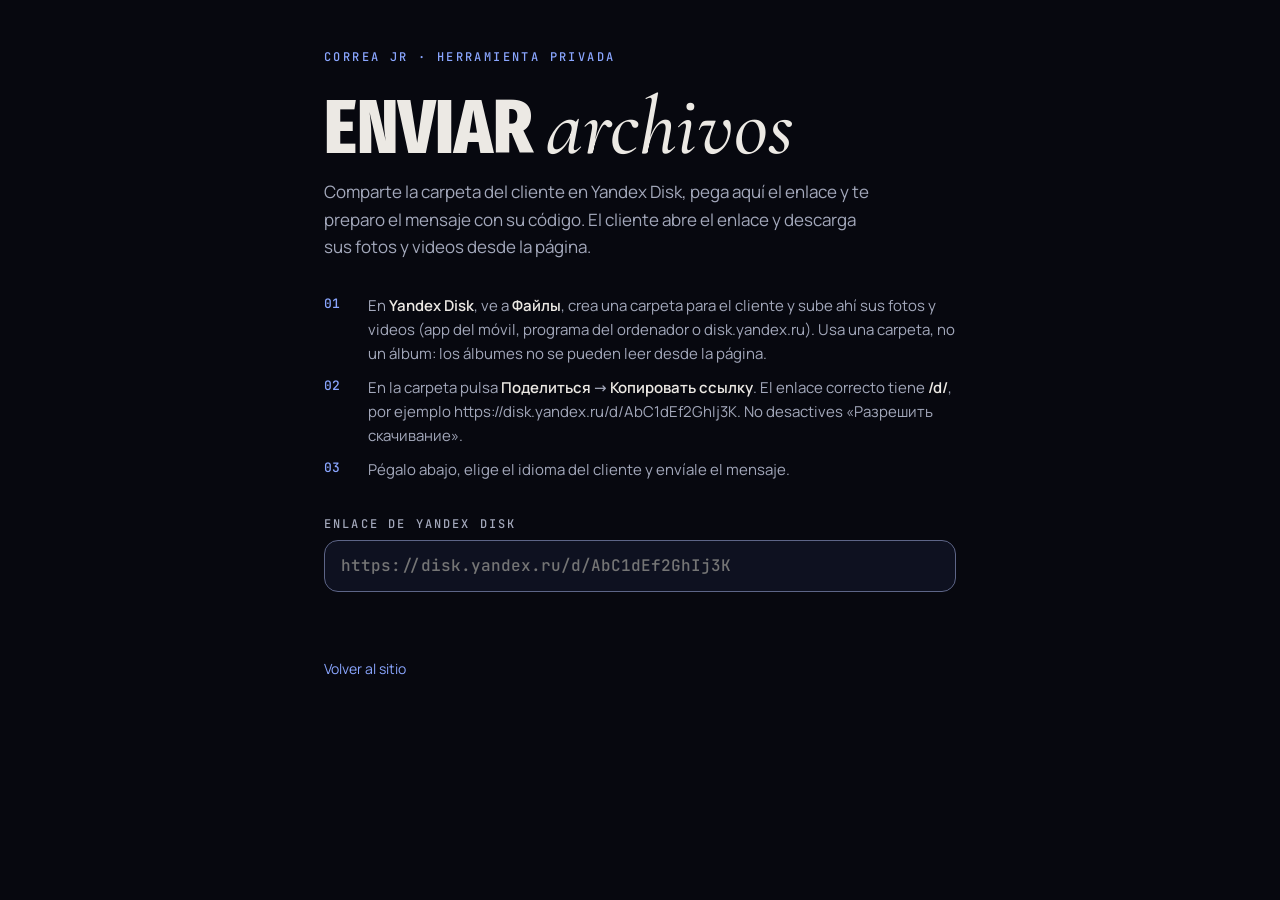
<file: enviar.html>
<!doctype html>
<html lang="es">
<head>
<meta charset="utf-8">
<meta name="viewport" content="width=device-width,initial-scale=1">
<meta name="robots" content="noindex,nofollow">
<title>Enviar archivos · Correa Jr</title>
<meta name="theme-color" content="#07080f">
<link rel="icon" href="data:image/svg+xml,%3Csvg xmlns='http://www.w3.org/2000/svg' viewBox='0 0 64 64'%3E%3Crect width='64' height='64' rx='14' fill='%2307080f'/%3E%3Ccircle cx='32' cy='32' r='20' fill='none' stroke='%23ece9e4' stroke-width='3'/%3E%3Ccircle cx='32' cy='32' r='9' fill='%236d93ff'/%3E%3C/svg%3E">
<link rel="stylesheet" href="assets/site.css">
<style>
  body{animation:none}
  .tool{max-width:760px;margin:0 auto;padding:48px var(--pad) 80px}
  .tool h1{font-size:clamp(44px,8vw,76px);text-transform:uppercase;margin:10px 0 14px}
  .tool h1 em{text-transform:none;font-size:1.1em}
  .tool .lede{color:var(--text-secondary);max-width:56ch;margin-bottom:34px}
  .steps-mini{counter-reset:s;list-style:none;padding:0;margin:0 0 36px;display:grid;gap:10px}
  .steps-mini li{counter-increment:s;display:grid;grid-template-columns:34px 1fr;gap:10px;color:var(--text-secondary);font-size:15px}
  .steps-mini li::before{content:counter(s,decimal-leading-zero);font:500 13px/1.6 var(--f-mono);color:var(--accent-text)}
  .steps-mini b{color:var(--text-primary);font-weight:600}
  .field{margin-bottom:22px}
  .field label{display:block;font:500 12px/1 var(--f-mono);letter-spacing:.18em;text-transform:uppercase;color:var(--text-secondary);margin-bottom:10px}
  .field input,.field textarea{width:100%;font:500 16px/1.4 var(--f-mono);color:var(--text-primary);background:var(--panel);border:1px solid var(--line-strong);border-radius:14px;padding:14px 16px}
  .field textarea{min-height:130px;resize:vertical;font-family:var(--f-body)}
  .field input:focus,.field textarea:focus{outline:none;border-color:var(--accent-hover);box-shadow:0 0 0 3px rgba(74,119,255,.28)}
  .seg{display:inline-flex;border:1px solid var(--line-strong);border-radius:999px;padding:3px}
  .seg button{font:500 13px var(--f-mono);letter-spacing:.08em;background:none;border:0;color:var(--text-secondary);padding:9px 14px;border-radius:999px;cursor:pointer}
  .seg button[aria-pressed=true]{background:var(--panel-2);color:var(--text-primary)}
  .check{margin:-6px 0 26px;padding:14px 16px;border-radius:14px;border:1px solid var(--line);font-size:15px;color:var(--text-secondary)}
  .check.ok{border-color:rgba(90,200,140,.45);color:#bfe9cf}
  .check.bad{border-color:rgba(255,120,125,.5);color:#ffb3b6}
  .check:empty{display:none}
  .out{display:none}
  .out.on{display:block}
  .linkbox{font:500 14px/1.4 var(--f-mono);color:var(--accent-text);word-break:break-all;margin-bottom:22px}
  .actions{display:flex;flex-wrap:wrap;gap:10px}
  .back{display:inline-block;margin-top:44px;font-size:14px}
  @media (pointer:coarse){.seg button{min-height:44px}}
</style>
</head>
<body>
<main class="tool">
  <p class="kicker">Correa Jr · herramienta privada</p>
  <h1>Enviar <em>archivos</em></h1>
  <p class="lede">Comparte la carpeta del cliente en Yandex Disk, pega aquí el enlace y te preparo el mensaje con su código. El cliente abre el enlace y descarga sus fotos y videos desde la página.</p>

  <ol class="steps-mini">
    <li><span>En <b>Yandex Disk</b>, ve a <b>Файлы</b>, crea una carpeta para el cliente y sube ahí sus fotos y videos (app del móvil, programa del ordenador o disk.yandex.ru). Usa una carpeta, no un álbum: los álbumes no se pueden leer desde la página.</span></li>
    <li><span>En la carpeta pulsa <b>Поделиться</b> → <b>Копировать ссылку</b>. El enlace correcto tiene <b>/d/</b>, por ejemplo https://disk.yandex.ru/d/AbC1dEf2GhIj3K. No desactives «Разрешить скачивание».</span></li>
    <li><span>Pégalo abajo, elige el idioma del cliente y envíale el mensaje.</span></li>
  </ol>

  <div class="field">
    <label for="src">Enlace de Yandex Disk</label>
    <input id="src" type="url" inputmode="url" autocomplete="off" spellcheck="false" placeholder="https://disk.yandex.ru/d/AbC1dEf2GhIj3K">
  </div>
  <p class="check" id="check" role="status" aria-live="polite"></p>

  <div class="out" id="out">
    <div class="field">
      <label>Idioma del cliente</label>
      <div class="seg" role="group" aria-label="Idioma del mensaje">
        <button type="button" data-l="ru" aria-pressed="true">RU</button>
        <button type="button" data-l="en" aria-pressed="false">EN</button>
        <button type="button" data-l="es" aria-pressed="false">ES</button>
      </div>
    </div>
    <div class="field">
      <label for="phone">WhatsApp del cliente (opcional)</label>
      <input id="phone" type="tel" inputmode="tel" autocomplete="off" placeholder="+7 900 000-00-00">
    </div>
    <div class="field">
      <label>Enlace para el cliente</label>
      <p class="linkbox" id="link"></p>
    </div>
    <div class="field">
      <label for="msg">Mensaje</label>
      <textarea id="msg"></textarea>
    </div>
    <div class="actions">
      <a class="btn" id="wa" href="#" target="_blank" rel="noopener">Enviar por WhatsApp</a>
      <a class="btn btn-ghost" id="tg" href="#" target="_blank" rel="noopener">Telegram</a>
      <button class="btn btn-ghost" type="button" id="copy">Copiar mensaje</button>
      <a class="btn btn-ghost" id="try" href="#" target="_blank" rel="noopener">Ver como cliente</a>
    </div>
  </div>

  <a class="back" href="./">Volver al sitio</a>
</main>

<script>
(() => {
  'use strict';
  const API = 'https://cloud-api.yandex.net/v1/disk/public/resources';
  const $ = s => document.querySelector(s);
  const src = $('#src'), check = $('#check'), out = $('#out'), linkEl = $('#link'), msg = $('#msg'), phone = $('#phone');
  const MSG = {
    ru: (link, code) => 'Здравствуйте! Ваши материалы готовы. Скачать фото и видео можно здесь:\n' + link + '\n\nКод: ' + code + '\nCorrea Jr',
    en: (link, code) => 'Hi! Your files are ready. You can download your photos and videos here:\n' + link + '\n\nCode: ' + code + '\nCorrea Jr',
    es: (link, code) => '¡Hola! Tus archivos están listos. Puedes descargar tus fotos y videos aquí:\n' + link + '\n\nCódigo: ' + code + '\nCorrea Jr'
  };
  let lang = 'ru', code = null, edited = false, seq = 0;

  function parseCode(raw) {
    const s = (raw || '').trim();
    const m = s.match(/(?:yadi\.sk|disk\.(?:360\.)?yandex\.[a-z.]+)\/(?:d|i)\/([A-Za-z0-9_-]{4,80})/);
    const c = m ? m[1] : s;
    return /^[A-Za-z0-9_-]{4,80}$/.test(c) ? c : null;
  }
  const clientLink = () => new URL('./', location.href).href + '?code=' + encodeURIComponent(code) + (lang !== 'ru' ? '&lang=' + lang : '') + '#files';
  function size(b) { const u = ['B', 'KB', 'MB', 'GB', 'TB']; let i = 0; while (b >= 1024 && i < 4) { b /= 1024; i++; } return (i && b < 10 ? b.toFixed(1) : Math.round(b)) + ' ' + u[i]; }

  function refresh() {
    if (!code) return;
    const link = clientLink();
    linkEl.textContent = link;
    if (!edited) msg.value = MSG[lang](link, code);
    const text = encodeURIComponent(msg.value);
    const num = phone.value.replace(/\D/g, '');
    $('#wa').href = 'https://wa.me/' + (num.length >= 10 ? num : '') + '?text=' + text;
    $('#tg').href = 'https://t.me/share/url?url=' + encodeURIComponent(link) + '&text=' + encodeURIComponent(msg.value.replace(link, '').trim());
    $('#try').href = link;
  }

  async function verify() {
    const my = ++seq;
    code = parseCode(src.value);
    edited = false;
    if (!src.value.trim()) { check.textContent = ''; check.className = 'check'; out.classList.remove('on'); return; }
    if (/(?:yadi\.sk|disk\.(?:360\.)?yandex\.[a-z.]+)\/a\//.test(src.value)) {
      check.textContent = 'Ese enlace es de un álbum (/a/), y Yandex no deja leer los álbumes desde fuera. Comparte una carpeta: en Yandex Disk ve a «Файлы», crea una carpeta, sube ahí las fotos y videos y en la carpeta pulsa «Поделиться» → «Копировать ссылку». El enlace correcto tiene /d/.';
      check.className = 'check bad'; out.classList.remove('on'); return;
    }
    if (!code) { check.textContent = 'Eso no parece un enlace de Yandex Disk. Debe verse así: https://disk.yandex.ru/d/AbC1dEf2GhIj3K'; check.className = 'check bad'; out.classList.remove('on'); return; }
    check.textContent = 'Comprobando la carpeta…'; check.className = 'check';
    try {
      const res = await fetch(API + '?' + new URLSearchParams({ public_key: 'https://disk.yandex.ru/d/' + code, limit: 1000 }));
      const data = await res.json().catch(() => ({}));
      if (my !== seq) return;
      if (!res.ok) {
        check.textContent = res.status === 404 ? 'No encuentro esa carpeta. ¿Está compartida? Copia otra vez el enlace desde «Поделиться».' : 'Yandex Disk no deja ver esta carpeta (¿descargas desactivadas?). Revisa la configuración del enlace.';
        check.className = 'check bad'; out.classList.remove('on'); return;
      }
      const items = data._embedded ? data._embedded.items : [data];
      const files = items.filter(i => i.type === 'file'), dirs = items.length - files.length;
      const bytes = files.reduce((n, i) => n + (i.size || 0), 0);
      check.textContent = 'Carpeta «' + data.name + '»: ' + files.length + (files.length === 1 ? ' archivo' : ' archivos') + (dirs ? ' y ' + dirs + (dirs === 1 ? ' subcarpeta' : ' subcarpetas') : '') + ' · ' + size(bytes) + '. Lista para enviar.';
      check.className = 'check ok';
      out.classList.add('on');
      refresh();
    } catch (e) {
      if (my !== seq) return;
      check.textContent = 'No pude conectar con Yandex Disk. Revisa tu internet y vuelve a pegar el enlace.'; check.className = 'check bad';
    }
  }

  src.addEventListener('input', verify);
  phone.addEventListener('input', refresh);
  msg.addEventListener('input', () => { edited = true; refresh(); });
  document.querySelectorAll('.seg button').forEach(b => b.addEventListener('click', () => {
    lang = b.dataset.l; edited = false;
    document.querySelectorAll('.seg button').forEach(x => x.setAttribute('aria-pressed', String(x === b)));
    refresh();
  }));
  $('#copy').addEventListener('click', async () => {
    try { await navigator.clipboard.writeText(msg.value); } catch (e) { msg.select(); document.execCommand('copy'); }
    $('#copy').textContent = 'Copiado';
    setTimeout(() => { $('#copy').textContent = 'Copiar mensaje'; }, 1800);
  });
})();
</script>
</body>
</html>
</file>
<file: assets/site.css>
@font-face{font-family:'Fira Sans Extra Condensed';font-style:normal;font-weight:800;font-display:swap;src:url(fonts/FiraSansExtraCondensed-800-cyrillic.woff2) format('woff2');unicode-range:U+0301,U+0400-045F,U+0490-0491,U+04B0-04B1,U+2116}
@font-face{font-family:'Fira Sans Extra Condensed';font-style:normal;font-weight:800;font-display:swap;src:url(fonts/FiraSansExtraCondensed-800-latin.woff2) format('woff2');unicode-range:U+0000-00FF,U+0131,U+0152-0153,U+02BB-02BC,U+02C6,U+02DA,U+02DC,U+0304,U+0308,U+0329,U+2000-206F,U+20AC,U+20BD,U+2122,U+2191,U+2193,U+2212,U+2215,U+FEFF,U+FFFD}
@font-face{font-family:'Fira Sans Extra Condensed';font-style:normal;font-weight:600;font-display:swap;src:url(fonts/FiraSansExtraCondensed-600-cyrillic.woff2) format('woff2');unicode-range:U+0301,U+0400-045F,U+0490-0491,U+04B0-04B1,U+2116}
@font-face{font-family:'Fira Sans Extra Condensed';font-style:normal;font-weight:600;font-display:swap;src:url(fonts/FiraSansExtraCondensed-600-latin.woff2) format('woff2');unicode-range:U+0000-00FF,U+0131,U+0152-0153,U+02BB-02BC,U+02C6,U+02DA,U+02DC,U+0304,U+0308,U+0329,U+2000-206F,U+20AC,U+20BD,U+2122,U+2191,U+2193,U+2212,U+2215,U+FEFF,U+FFFD}
@font-face{font-family:'Cormorant Garamond';font-style:italic;font-weight:500;font-display:swap;src:url(fonts/CormorantGaramond-500i-cyrillic.woff2) format('woff2');unicode-range:U+0301,U+0400-045F,U+0490-0491,U+04B0-04B1,U+2116}
@font-face{font-family:'Cormorant Garamond';font-style:italic;font-weight:500;font-display:swap;src:url(fonts/CormorantGaramond-500i-latin.woff2) format('woff2');unicode-range:U+0000-00FF,U+0131,U+0152-0153,U+02BB-02BC,U+02C6,U+02DA,U+02DC,U+0304,U+0308,U+0329,U+2000-206F,U+20AC,U+20BD,U+2122,U+2191,U+2193,U+2212,U+2215,U+FEFF,U+FFFD}
@font-face{font-family:'Manrope';font-style:normal;font-weight:400 600;font-display:swap;src:url(fonts/Manrope-cyrillic.woff2) format('woff2');unicode-range:U+0301,U+0400-045F,U+0490-0491,U+04B0-04B1,U+2116}
@font-face{font-family:'Manrope';font-style:normal;font-weight:400 600;font-display:swap;src:url(fonts/Manrope-latin.woff2) format('woff2');unicode-range:U+0000-00FF,U+0131,U+0152-0153,U+02BB-02BC,U+02C6,U+02DA,U+02DC,U+0304,U+0308,U+0329,U+2000-206F,U+20AC,U+20BD,U+2122,U+2191,U+2193,U+2212,U+2215,U+FEFF,U+FFFD}
@font-face{font-family:'JetBrains Mono';font-style:normal;font-weight:500;font-display:swap;src:url(fonts/JetBrainsMono-cyrillic.woff2) format('woff2');unicode-range:U+0301,U+0400-045F,U+0490-0491,U+04B0-04B1,U+2116}
@font-face{font-family:'JetBrains Mono';font-style:normal;font-weight:500;font-display:swap;src:url(fonts/JetBrainsMono-latin.woff2) format('woff2');unicode-range:U+0000-00FF,U+0131,U+0152-0153,U+02BB-02BC,U+02C6,U+02DA,U+02DC,U+0304,U+0308,U+0329,U+2000-206F,U+20AC,U+20BD,U+2122,U+2191,U+2193,U+2212,U+2215,U+FEFF,U+FFFD}

:root{
  --canvas:#07080f;
  --panel:#0e1120;
  --panel-2:#141a33;
  --accent:#2f5fe8;
  --accent-hover:#4a77ff;
  --accent-muted:rgba(77,120,255,.18);
  --accent-text:#8aa6ff;
  --text-primary:#ece9e4;
  --text-secondary:#a3a8bb;
  --line:rgba(160,170,210,.14);
  --line-strong:#5d6587;
  --rec:#e5484d;
  --f-display:'Fira Sans Extra Condensed','Arial Narrow',system-ui,sans-serif;
  --f-serif:'Cormorant Garamond',Georgia,serif;
  --f-body:'Manrope',system-ui,sans-serif;
  --f-mono:'JetBrains Mono',ui-monospace,monospace;
  --ease-out:cubic-bezier(.22,1,.36,1);
  --ease-io:cubic-bezier(.65,0,.35,1);
  --tshadow:0 1px 2px rgba(3,4,10,.95),0 3px 12px rgba(3,4,10,.78),0 10px 44px rgba(3,4,10,.8);
  --pad:clamp(16px,5vw,72px);
  --wmF:min(24vw,58vh);
}

*,*::before,*::after{box-sizing:border-box}
html{overflow-x:hidden;overflow-x:clip;scroll-behavior:smooth;-webkit-text-size-adjust:100%}
body{margin:0;overflow-x:hidden;overflow-x:clip;background:var(--canvas);color:var(--text-primary);font-family:var(--f-body);font-size:17px;line-height:1.6;-webkit-font-smoothing:antialiased;animation:pagein .8s var(--ease-out) both}
@keyframes pagein{from{opacity:0}to{opacity:1}}
img,video{display:block;max-width:100%}
a{color:var(--accent-text);text-decoration:none;transition:color .3s var(--ease-out)}
a:hover{color:var(--text-primary)}
:focus-visible{outline:2px solid var(--accent-hover);outline-offset:3px;border-radius:4px}
h1,h2,h3{font-family:var(--f-display);font-weight:800;line-height:.9;margin:0}
h2{font-size:clamp(48px,7.6vw,128px);text-transform:uppercase;letter-spacing:-.005em}
h3{font-size:24px;font-weight:600;line-height:1.1;letter-spacing:.005em}
p{margin:0}
em{font-family:var(--f-serif);font-style:italic;font-weight:500}
h2 em,.hero-title em,.brand em,.settle-title .acc,.foot-mark em,.wm-row em{text-transform:none;letter-spacing:0;font-size:1.1em}
.sr{position:absolute!important;width:1px;height:1px;overflow:hidden;clip:rect(0 0 0 0);white-space:nowrap}
.skip{position:fixed;left:16px;top:-60px;z-index:100;background:var(--accent);color:#fff;padding:10px 16px;border-radius:8px;transition:top .3s var(--ease-out)}
.skip:focus{top:16px}
.kicker{font-family:var(--f-mono);font-size:12px;letter-spacing:.2em;text-transform:uppercase;color:var(--accent-text);margin-bottom:22px}
.kicker .num{color:var(--text-secondary);margin-right:.8em}

/* one environment behind everything */
.env{position:fixed;inset:0;z-index:-1;pointer-events:none;overflow:hidden}
.env-glow{position:absolute;width:90vmax;height:90vmax;left:-20vmax;top:-30vmax;border-radius:50%;background:radial-gradient(circle,rgba(47,95,232,.14),rgba(47,95,232,0) 62%);animation:drift 70s var(--ease-io) infinite alternate;animation-delay:-20s}
@keyframes drift{to{transform:translate(60vw,70vh) scale(1.2)}}
.env-grain{position:absolute;inset:0;opacity:.06;background-image:url("data:image/svg+xml,%3Csvg xmlns='http://www.w3.org/2000/svg' width='160' height='160'%3E%3Cfilter id='n'%3E%3CfeTurbulence type='fractalNoise' baseFrequency='.85' numOctaves='3' stitchTiles='stitch'/%3E%3C/filter%3E%3Crect width='100%25' height='100%25' filter='url(%23n)'/%3E%3C/svg%3E")}

/* buttons */
.btn{display:inline-flex;align-items:center;justify-content:center;gap:10px;font-family:var(--f-body);font-weight:600;font-size:16px;line-height:1;padding:16px 26px;border-radius:999px;background:var(--accent);color:#fff;border:1px solid var(--accent);text-shadow:none;transition:background .3s var(--ease-out),transform .3s var(--ease-out),border-color .3s var(--ease-out),color .3s var(--ease-out),box-shadow .3s var(--ease-out)}
.btn:hover{background:#2450d4;border-color:#4a77ff;color:#fff;transform:translateY(-2px);box-shadow:0 8px 30px rgba(47,95,232,.35)}
.btn-ghost{background:rgba(7,8,15,.35);border-color:var(--line-strong);color:var(--text-primary)}
.btn-ghost:hover{background:rgba(47,95,232,.14);border-color:var(--accent-text);box-shadow:none}
.btn-sm{padding:11px 18px;font-size:14px}
@media (pointer:coarse){.btn{min-height:44px}}

/* custom cursor over media (fine pointers only) */
.cursor{position:fixed;left:0;top:0;z-index:90;pointer-events:none;width:92px;height:92px;margin:-46px 0 0 -46px;border-radius:50%;background:rgba(236,233,228,.94);color:#07080f;display:none;place-items:center;font:500 11px/1 var(--f-mono);letter-spacing:.16em;text-transform:uppercase;opacity:0;transition:opacity .3s var(--ease-out);will-change:transform}
.cursor.on{opacity:1}
@media (pointer:fine){.cursor{display:grid}[data-cursor]{cursor:none}}

/* nav */
.nav{position:fixed;top:0;left:0;right:0;z-index:50;display:flex;align-items:center;justify-content:space-between;gap:20px;padding:14px var(--pad);background:linear-gradient(rgba(7,8,15,.82),rgba(7,8,15,0));transition:background .4s var(--ease-out)}
.nav.solid{background:rgba(7,8,15,.86);backdrop-filter:blur(12px);border-bottom:1px solid var(--line)}
.brand{display:flex;align-items:center;gap:10px;color:var(--text-primary);font-family:var(--f-display);font-weight:800;font-size:22px;letter-spacing:.01em;text-transform:uppercase;line-height:1;white-space:nowrap}
.brand svg{width:24px;height:24px;color:var(--accent-text)}
.nav-links{display:flex;gap:28px;list-style:none;margin:0;padding:0}
.nav-links a{color:var(--text-secondary);font-size:15px}
.nav-links a:hover{color:var(--text-primary)}
.nav-right{display:flex;align-items:center;gap:14px}
.lang{display:flex;border:1px solid var(--line-strong);border-radius:999px;padding:3px}
.lang button{font-family:var(--f-mono);font-size:12px;letter-spacing:.08em;background:none;border:0;color:var(--text-secondary);padding:7px 10px;border-radius:999px;cursor:pointer;transition:background .3s var(--ease-out),color .3s var(--ease-out)}
.lang button[aria-pressed=true]{background:var(--panel-2);color:var(--text-primary)}
@media (pointer:coarse){.lang button{min-height:44px;min-width:44px;display:inline-flex;align-items:center;justify-content:center}}
@media (max-width:980px){.nav-links{display:none}}
@media (max-width:520px){.nav .btn-sm{display:none}}

/* ============ HERO ============ */
.hero{position:relative;height:680vh}
.stage{position:sticky;top:0;height:100vh;height:100svh;overflow:hidden;background:var(--canvas)}
.poster,#hero-video{position:absolute;inset:0;width:100%;height:100%;object-fit:cover;background-size:cover;background-position:50% 40%}
#hero-video{opacity:0;transition:opacity .8s var(--ease-out);will-change:transform;transform:translateZ(0)}
.stage.video-ready #hero-video{opacity:1}
.stage.video-failed #hero-video{display:none}
.poster-end{opacity:0;transition:opacity 1.2s var(--ease-out)}
.stage.video-failed.late .poster-end{opacity:1}
.ap,.ap-in{position:absolute;inset:0}
/* during the lens intro the footage is clipped to a growing circle: the compositor scales a clip, nothing is repainted */
.ap.closed{inset:auto;left:var(--apx);top:var(--apy);width:var(--apd);height:var(--apd);border-radius:50%;overflow:hidden;will-change:transform}
.ap.closed>.ap-in{inset:auto;left:calc(var(--apx) * -1);top:calc(var(--apy) * -1);width:var(--apw);height:var(--aph);will-change:transform}
.scrim{position:absolute;inset:0;pointer-events:none;background:radial-gradient(ellipse 120% 90% at 50% 45%,rgba(4,5,12,0) 35%,rgba(4,5,12,.62) 100%),linear-gradient(rgba(4,5,12,.5),rgba(4,5,12,0) 22%)}

/* the lens: wordmark with an iris for the O; scrolling flies through it */
.lens-rig{position:absolute;inset:0;z-index:6;pointer-events:none;overflow:hidden}
.lens-rig.off{visibility:hidden}
.lens-group{position:absolute;inset:0;will-change:transform}
.lens-iris,.lens-glass{position:absolute;left:calc(var(--hx,50vw) - var(--hr,100px));top:calc(var(--hy,50vh) - var(--hr,100px));width:calc(var(--hr,100px) * 2);height:calc(var(--hr,100px) * 2);border-radius:50%}
.lens-iris{overflow:visible;will-change:transform}
.lens-glass{overflow:hidden;will-change:transform,opacity;background:radial-gradient(circle at 33% 27%,rgba(255,255,255,.16),rgba(255,255,255,0) 30%),radial-gradient(circle at 70% 78%,rgba(90,120,255,.24),rgba(90,120,255,0) 44%),radial-gradient(circle,rgba(0,0,0,0) 58%,rgba(0,0,0,.6) 100%)}
.lens-glass i{position:absolute;inset:-25%;background:linear-gradient(110deg,rgba(255,255,255,0) 42%,rgba(255,255,255,.3) 50%,rgba(255,255,255,0) 58%);transform:translateX(-110%);animation:glint 1.9s var(--ease-io) 1.2s both}
@keyframes glint{to{transform:translateX(110%)}}
.wm{position:absolute;left:0;right:0;top:50%;transform:translateY(-50%);display:flex;flex-direction:column;align-items:center;color:var(--text-primary);will-change:transform,opacity}
.wm-row{display:flex;align-items:baseline;font-family:var(--f-display);font-weight:800;font-size:var(--wmF);line-height:.8;text-transform:uppercase;letter-spacing:-.005em;white-space:nowrap}
.wm-l{display:inline-block;overflow:hidden;padding:.1em .004em .03em;margin:-.1em 0 -.03em}
.wm-l>span{display:inline-block;transform:translateY(115%);animation:wmup 1.25s var(--ease-out) forwards;animation-delay:calc(.15s + var(--i) * 70ms)}
@keyframes wmup{to{transform:none}}
.wm-o{position:relative;display:inline-block;width:.715em;height:.715em;margin:0 .035em}
.wm-o svg{position:absolute;inset:0;width:100%;height:100%;overflow:visible}
.barrel .draw{stroke-dasharray:1;stroke-dashoffset:1;animation:draw 1.6s var(--ease-out) forwards}
.barrel .draw.d2{animation-delay:.25s}.barrel .draw.d3{animation-delay:.45s}
@keyframes draw{to{stroke-dashoffset:0}}
.barrel .ticks,.barrel .engr,.barrel .idx{opacity:0;animation:fadein 1.2s var(--ease-out) .7s forwards}
@keyframes fadein{to{opacity:1}}
.wm-f{position:absolute;left:50%;top:calc(100% + .1em);transform:translateX(-50%);font:500 max(10px,.042em)/1 var(--f-mono);letter-spacing:.14em;text-transform:none;color:var(--accent-text);white-space:nowrap;opacity:0;animation:fadein 1s var(--ease-out) 1s forwards}
.wm-row .wm-jr{font-size:.4em;position:relative;top:-1.12em;margin-left:.1em;opacity:0;animation:fadein 1.2s var(--ease-out) .9s forwards}
.wm-kicker{margin-top:calc(var(--wmF) * .2 + 14px);font:500 12px/1 var(--f-mono);letter-spacing:.32em;text-transform:uppercase;color:var(--text-secondary);opacity:0;animation:fadein 1s var(--ease-out) 1.1s forwards}
.wm-cue{margin-top:22px;display:flex;flex-direction:column;align-items:center;gap:12px;font:500 11px/1 var(--f-mono);letter-spacing:.24em;text-transform:uppercase;color:var(--text-primary);opacity:0;animation:fadein 1s var(--ease-out) 1.4s forwards}
.wm-cue i{display:block;width:1px;height:42px;background:linear-gradient(var(--text-primary),rgba(236,233,228,0));transform-origin:top;animation:cue 2.4s var(--ease-io) infinite;animation-delay:-.6s}
@keyframes cue{0%{transform:scaleY(0)}50%{transform:scaleY(1)}100%{transform:scaleY(1);opacity:0}}
@media (max-height:620px){.wm-cue{display:none}}

/* shutter blink and flash at the cut */
.shutter{position:absolute;inset:0;width:100%;height:100%;z-index:5;pointer-events:none;visibility:hidden}
.flash{position:absolute;inset:0;z-index:5;pointer-events:none;background:#fff;opacity:0}

/* viewfinder HUD: appears once you are inside the lens */
.vf{position:absolute;inset:calc(64px + 2vh) 3vw 3vh;pointer-events:none;z-index:4;opacity:0;transition:opacity .9s var(--ease-out)}
.stage.inside .vf{opacity:1}
.vf-c{position:absolute;width:34px;height:34px;border:0 solid rgba(236,233,228,.7)}
.vf-c.tl{left:0;top:0;border-left-width:2px;border-top-width:2px}
.vf-c.tr{right:0;top:0;border-right-width:2px;border-top-width:2px}
.vf-c.bl{left:0;bottom:0;border-left-width:2px;border-bottom-width:2px}
.vf-c.br{right:0;bottom:0;border-right-width:2px;border-bottom-width:2px}
.chip{position:absolute;font-family:var(--f-mono);font-size:12px;letter-spacing:.12em;color:var(--text-primary);background:rgba(8,8,15,.55);border:1px solid rgba(96,96,126,.3);border-radius:10px;padding:6px 10px;backdrop-filter:blur(10px);text-shadow:0 1px 3px rgba(5,5,10,.85)}
.chip b{font-weight:500;color:var(--accent-text)}
.chip.rec{left:48px;top:-4px;display:flex;align-items:center;gap:8px}
.chip.rec i{width:8px;height:8px;border-radius:50%;background:var(--rec);animation:blink 2.4s steps(1) infinite;animation-delay:-.8s}
@keyframes blink{50%{opacity:.15}}
.chip.tc{right:48px;top:-4px;font-variant-numeric:tabular-nums}
.chip.iso{right:48px;bottom:-4px;color:var(--text-secondary)}
@media (max-height:560px){.vf .chip{display:none}}

/* caption bands */
.band{position:absolute;opacity:0;visibility:hidden;--k:0;text-shadow:var(--tshadow);z-index:3;will-change:opacity}
.band::before{content:"";position:absolute;inset:-45% -40%;z-index:-1;pointer-events:none;opacity:calc(.35 + .65 * var(--k,1));background:radial-gradient(ellipse 50% 50% at 50% 50%,rgba(4,5,12,.92) 0%,rgba(4,5,12,.9) 52%,rgba(4,5,12,.44) 72%,rgba(4,5,12,.12) 88%,rgba(4,5,12,0) 100%)}
.b-right{right:4.5vw;top:16vh;width:min(560px,37vw)}
.b-left{left:5vw;top:24vh;width:min(440px,29vw)}
.b-left.b-settle{top:auto;bottom:12vh;width:min(520px,33vw)}
.b-settle::before{inset:-40% -40%}
.band .big{font-family:var(--f-display);font-weight:600;font-size:clamp(32px,3.5vw,58px);line-height:1;letter-spacing:0;max-width:16ch}
.acc{font-family:var(--f-serif);font-style:italic;font-weight:500;font-size:1.1em;letter-spacing:0}
.settle-title{font-size:clamp(52px,5.6vw,96px);text-transform:uppercase;line-height:.88;margin-bottom:18px;max-width:10ch}
.settle-sub{font-size:clamp(17px,1.4vw,21px);color:var(--text-primary);margin-bottom:26px;opacity:var(--ks,1);transform:translateY(calc((1 - var(--ks,1)) * 14px))}
.settle-cta{display:flex;flex-wrap:wrap;gap:12px}
.band .settle-cta{opacity:var(--kb,1);transform:translateY(calc((1 - var(--kb,1)) * 14px))}

/* split text */
.w{display:inline-block;white-space:nowrap}
.c{display:inline-block}
.band[data-fx=depth] .w{--kc:clamp(0,(var(--k,0) - var(--th,0)) * 2.6,1);opacity:var(--kc);transform:scale(calc(.82 + .18 * var(--kc)))}
.focus-wrap{position:relative;display:block}
.focus-wrap .soft{position:absolute;inset:0;filter:blur(10px);opacity:calc(1 - var(--k,0));will-change:opacity}
.focus-wrap .sharp{opacity:var(--k,0);will-change:opacity}
.band[data-fx=snap] .c{--kc:clamp(0,(var(--k,0) - var(--th,0)) * 3,1);opacity:var(--kc);transform:translateX(calc((1 - var(--kc)) * var(--jx,0px)))}
.band[data-fx=rise] .w{--kc:clamp(0,(var(--k,0) - var(--th,0)) * 2.8,1);opacity:var(--kc);transform:translateY(calc((1 - var(--kc)) * 28px))}

/* loading ring */
.ring{position:absolute;left:50%;bottom:4vh;width:34px;height:34px;margin-left:-17px;color:var(--text-primary);transform:rotate(-90deg);transition:opacity .6s var(--ease-out);z-index:7}
.ring-fill{stroke-dashoffset:var(--ld,126);transition:stroke-dashoffset .2s linear}
.stage.video-ready .ring{opacity:0}
.chev{position:absolute;left:50%;bottom:5vh;width:28px;height:28px;margin-left:-14px;color:var(--text-primary);animation:nudge 3s var(--ease-io) infinite;z-index:7}
@keyframes nudge{50%{transform:translateY(6px)}}

/* static hero: phones, portrait tablets, reduced motion */
.static-hero{display:none}
.hero-title{font-family:var(--f-display);font-weight:800;text-transform:uppercase;line-height:.84;letter-spacing:-.005em}

@media (max-width: 720px), (orientation: portrait) and (max-width: 1024px), (orientation: portrait) and (pointer: coarse), (orientation: landscape) and (pointer: coarse) and (max-height: 560px), (prefers-reduced-motion: reduce){
  .hero{height:auto}
  .stage{display:none}
  .static-hero{position:relative;display:flex;flex-direction:column;justify-content:flex-end;min-height:100vh;min-height:100svh;padding:120px var(--pad) 56px;overflow:hidden;isolation:isolate;background:var(--canvas);text-shadow:var(--tshadow)}
  .static-hero>.ap{z-index:0}
  .sh-bg,.sh-video,.sh-shade{position:absolute;inset:0;width:100%;height:100%}
  .sh-bg{background:url(img/hero-ending.jpg) 52% 30%/cover no-repeat}
  .sh-video{z-index:0;object-fit:cover;object-position:50% 30%;opacity:0;transition:opacity .9s var(--ease-out)}
  .static-hero.sh-on .sh-video{opacity:1}
  .sh-shade{z-index:1;pointer-events:none;background:linear-gradient(180deg,rgba(7,8,15,.25) 0%,rgba(7,8,15,0) 30%,rgba(7,8,15,.55) 58%,rgba(7,8,15,.96) 100%)}
  .static-hero>.lens-rig{z-index:3}
  .sh-content{position:relative;z-index:4}
  .sh-content>*{transition:opacity 1s var(--ease-out),transform 1s var(--ease-out)}
  .sh-content>:nth-child(2){transition-delay:.08s}.sh-content>:nth-child(3){transition-delay:.16s}.sh-content>:nth-child(4){transition-delay:.24s}.sh-content>:nth-child(5){transition-delay:.32s}
  .js .static-hero:not(.sh-done) .sh-content>*{opacity:0;transform:translateY(24px)}
  .static-hero em{font-size:1.16em}
  .static-hero .hero-title{font-size:clamp(64px,21vw,132px);margin-bottom:18px}
  .static-hero .lede{font-size:20px;max-width:26ch;margin-bottom:12px}
  .static-line{color:var(--text-secondary);max-width:32ch;margin-bottom:28px}
  .static-hero .btn{text-shadow:none}
}

/* ============ SECTIONS ============ */
.sec{position:relative;padding:clamp(96px,12vw,170px) var(--pad)}
.sec-head{max-width:1100px;margin-bottom:clamp(44px,5.5vw,76px)}
.sec-head h2{max-width:14ch}
.sec-lede{color:var(--text-secondary);margin-top:22px;max-width:50ch;font-size:18px}

/* reveal choreography */
.rv{opacity:0;transform:translateY(30px);transition:opacity 1s var(--ease-out),transform 1s var(--ease-out);transition-delay:calc(var(--i,0) * 90ms)}
.rv.in{opacity:1;transform:none}
.rv.in.settled{transition-delay:0ms}

/* manifesto: words light up as you read down */
.manifesto{padding-top:clamp(130px,17vw,240px);padding-bottom:clamp(110px,13vw,190px)}
.mf-text{font-family:var(--f-display);font-weight:600;font-size:clamp(34px,5vw,84px);line-height:1.02;max-width:21ch}
.mf-text em{font-size:1.08em}
.mw{opacity:var(--o,1);transition:opacity .3s linear}
.mf-sign{margin-top:48px;display:flex;align-items:center;gap:18px;font:500 13px/1 var(--f-mono);letter-spacing:.24em;text-transform:uppercase;color:var(--text-secondary)}
.mf-sign em{text-transform:none;letter-spacing:0;font-size:1.5em;color:var(--text-primary)}
.mf-line{width:72px;height:1px;background:var(--accent-text)}

/* work */
.reels{display:grid;grid-template-columns:2fr 1fr 1fr;grid-template-rows:auto auto;gap:20px}
.r1{grid-column:1;grid-row:1}.r4{grid-column:1;grid-row:2}
.r2{grid-column:2;grid-row:1/3}.r3{grid-column:3;grid-row:1/3}
.reel{margin:0;position:relative;display:flex;flex-direction:column}
.reel-play{position:relative;display:block;width:100%;flex:1;padding:0;border:0;border-radius:16px;overflow:hidden;background:var(--panel);cursor:pointer}
.reel.land .reel-play{aspect-ratio:16/9;flex:none}
.reel-play img,.reel-play video{width:100%;height:100%;object-fit:cover;transition:transform 1.4s var(--ease-out),opacity .4s var(--ease-out),filter .8s var(--ease-out)}
.reel-play img{filter:saturate(.7) brightness(.82)}
.reel-play:hover img{transform:scale(1.05);filter:none}
.reel-play video{position:absolute;inset:0}
.reel-play::after{content:"";position:absolute;inset:0;border:1px solid var(--line);border-radius:16px;pointer-events:none}
.play{position:absolute;left:16px;bottom:16px;width:52px;height:52px;border-radius:50%;display:grid;place-items:center;background:rgba(7,8,15,.55);border:1px solid rgba(236,233,228,.35);backdrop-filter:blur(8px);transition:background .3s var(--ease-out),transform .3s var(--ease-out),opacity .3s var(--ease-out)}
.play svg{width:20px;height:20px;fill:var(--text-primary)}
.reel-play:hover .play{background:var(--accent);transform:scale(1.06)}
.reel.playing .play{opacity:0}
@media (pointer:fine){.reel-play .play{opacity:0}.reel-play:focus-visible .play{opacity:1}}
.reel figcaption{display:flex;gap:16px;align-items:baseline;padding:16px 4px 0}
.idx{font:800 30px/1 var(--f-display);color:var(--text-secondary)}
.cap{display:flex;flex-direction:column;gap:3px}
.tag{font-family:var(--f-mono);font-size:12px;letter-spacing:.12em;text-transform:uppercase;color:var(--accent-text)}
.who{color:var(--text-secondary);font-size:15px}
.mute-note{margin-top:28px;color:var(--text-secondary);font-size:14px}
@media (max-width:900px){
  .reels{grid-template-columns:1fr 1fr}
  .r1{grid-column:1/3;grid-row:1}.r2{grid-column:1;grid-row:2}.r3{grid-column:2;grid-row:2}.r4{grid-column:1/3;grid-row:3}
  .reel.port .reel-play{aspect-ratio:9/16;flex:none}
}

/* clients marquee */
.clients{padding:clamp(48px,6vw,84px) 0;border-top:1px solid var(--line);border-bottom:1px solid var(--line);overflow:hidden}
.clients .kicker{padding:0 var(--pad);margin-bottom:28px}
.mq{display:flex;width:max-content}
.mq-track{display:flex;list-style:none;margin:0;padding:0;flex:none;animation:mq 48s linear infinite;animation-play-state:paused}
.clients.live .mq-track{animation-play-state:running}
@keyframes mq{to{transform:translateX(-100%)}}
.mq-track li{display:flex;align-items:center;white-space:nowrap;font:800 clamp(44px,6.4vw,104px)/1 var(--f-display);text-transform:uppercase;color:transparent;-webkit-text-stroke:1px rgba(236,233,228,.6);padding-right:.5em;transition:color .5s var(--ease-out)}
.mq-track li:hover{color:var(--text-primary)}
.mq-track li::after{content:"";width:.14em;height:.14em;border-radius:50%;background:var(--accent);margin-left:.5em}
.mq-track em{-webkit-text-stroke:0;color:var(--accent-text);font-size:.32em;text-transform:none;margin-left:.6em;align-self:center}

/* approach */
.approach{display:grid;grid-template-columns:1fr 1fr;gap:clamp(40px,6vw,96px);align-items:center}
.ap-media{position:relative;aspect-ratio:4/5}
.ap-media img{position:absolute;object-fit:cover;border-radius:16px}
.ap-main{left:0;top:0;width:72%;height:86%}
.ap-side{right:0;bottom:0;width:46%;height:56%;border:6px solid var(--canvas);box-shadow:0 30px 80px rgba(0,0,0,.55)}
.ap-text .sec-lede{margin-top:16px}
.ap-list{list-style:none;margin:40px 0 0;padding:0;display:grid;gap:30px}
.ap-list li{display:grid;grid-template-columns:48px 1fr;gap:12px;align-items:baseline;border-top:1px solid var(--line);padding-top:22px}
.ap-list .num{font-family:var(--f-mono);font-size:13px;color:var(--accent-text)}
.ap-list h3{margin-bottom:8px}
.ap-list p{color:var(--text-secondary);max-width:46ch}
@media (max-width:900px){.approach{grid-template-columns:1fr}.ap-media{max-width:520px}}

/* moment (the interactive) */
.moment{display:grid;grid-template-columns:1.1fr .9fr;gap:clamp(40px,6vw,96px);align-items:center;background:linear-gradient(180deg,rgba(14,17,32,0),rgba(14,17,32,.85) 18%,rgba(14,17,32,.85) 82%,rgba(14,17,32,0))}
.mo-text{order:1}
.mo-frame{order:2}
.mo-text h2{margin-bottom:16px}
.mo-text>p{color:var(--text-secondary);max-width:40ch}
.mo-img{position:relative;aspect-ratio:2/3;max-width:440px;margin-left:auto;border-radius:6px;overflow:hidden;padding:0}
.mo-img img{position:absolute;inset:0;width:100%;height:100%;object-fit:cover}
.mo-soft{filter:blur(16px) brightness(.8);transform:scale(1.08);opacity:calc(1 - var(--f));will-change:opacity}
.mo-sharp{opacity:var(--f);will-change:opacity}
.mo-flash{position:absolute;inset:0;background:#fff;opacity:0;pointer-events:none}
.mo-img.shot .mo-flash{animation:flash .7s var(--ease-out)}
@keyframes flash{0%{opacity:.85}100%{opacity:0}}
.mo-img .vf-c{z-index:2;border-color:rgba(236,233,228,.85);width:28px;height:28px}
.mo-img .vf-c.tl{left:16px;top:16px}.mo-img .vf-c.tr{right:16px;top:16px}.mo-img .vf-c.bl{left:16px;bottom:16px}.mo-img .vf-c.br{right:16px;bottom:16px}
.mo-img.shot .vf-c{border-color:var(--accent-hover)}
.hold{margin-top:30px;display:inline-flex;align-items:center;gap:14px;background:none;border:1px solid var(--line-strong);border-radius:999px;padding:8px 22px 8px 8px;color:var(--text-primary);font-family:var(--f-body);font-weight:600;font-size:16px;cursor:pointer;user-select:none;-webkit-user-select:none;-webkit-touch-callout:none;-webkit-tap-highlight-color:transparent;touch-action:none;transition:border-color .3s var(--ease-out),background .3s var(--ease-out)}
.hold:hover{border-color:var(--accent-text);background:rgba(47,95,232,.1)}
.hold svg{width:44px;height:44px;transform:rotate(-90deg);color:var(--accent-hover)}
.hold-fill{stroke-dashoffset:calc(126 - 126*var(--f,0))}
.mo-done{margin-top:22px;color:var(--text-primary);opacity:0;transform:translateY(10px);transition:opacity .8s var(--ease-out),transform .8s var(--ease-out)}
.moment.done .mo-done{opacity:1;transform:none}
.moment.done .hold{border-color:var(--accent)}
@media (max-width:900px){.moment{grid-template-columns:1fr}.mo-frame{order:1}.mo-text{order:2}.mo-img{margin:0 auto}}
.mo-text .sec-lede{margin-top:0}

/* services: no prices, every project is quoted */
.sv-list{list-style:none;margin:0;padding:0;border-top:1px solid var(--line)}
.sv-row{position:relative;display:grid;grid-template-columns:72px minmax(0,1fr) minmax(0,36ch);gap:28px;align-items:baseline;padding:34px 0;border-bottom:1px solid var(--line)}
.sv-n{font:500 13px/1 var(--f-mono);color:var(--accent-text)}
.sv-row h3{font-size:clamp(34px,4.6vw,78px);font-weight:800;text-transform:uppercase;line-height:.92;transition:transform .7s var(--ease-out),color .5s var(--ease-out)}
.sv-row p{color:var(--text-secondary);font-size:16px}
.sv-thumb{display:none}
@media (pointer:fine){
  .sv-row{cursor:default}
  .sv-row:hover h3{transform:translateX(22px)}
  .sv-list:hover .sv-row:not(:hover) h3{color:rgba(236,233,228,.3)}
}
.sv-float{position:fixed;left:0;top:0;z-index:40;width:240px;aspect-ratio:4/5;margin:-150px 0 0 56px;border-radius:14px;overflow:hidden;pointer-events:none;opacity:0;transition:opacity .4s var(--ease-out);will-change:transform;box-shadow:0 30px 90px rgba(0,0,0,.6);display:none}
.sv-float img{width:100%;height:100%;object-fit:cover}
.sv-float.on{opacity:1}
@media (pointer:fine) and (min-width:901px){.sv-float{display:block}}
@media (max-width:900px),(pointer:coarse){
  .sv-row{grid-template-columns:44px minmax(0,1fr);gap:8px 14px;padding:28px 0}
  .sv-row p{grid-column:2}
  .sv-thumb{display:block;grid-column:2;width:100%;height:auto;aspect-ratio:16/9;object-fit:cover;border-radius:12px;margin-top:10px}
}
.sv-foot{margin-top:44px;display:flex;flex-wrap:wrap;align-items:center;justify-content:space-between;gap:24px}
.sv-foot p{color:var(--text-secondary);max-width:54ch;font-size:18px}

/* process */
.steps{position:relative}
.steps-line{position:absolute;left:0;right:0;top:15px;width:100%;height:4px;overflow:visible}
.steps-line line{stroke:var(--accent-text);stroke-width:2;stroke-dasharray:1;stroke-dashoffset:var(--draw,1);vector-effect:non-scaling-stroke}
.steps ol{list-style:none;margin:0;padding:0;display:grid;grid-template-columns:repeat(4,1fr);gap:28px}
.steps li{position:relative;padding-top:56px}
.step-n{position:absolute;top:0;left:0;font-family:var(--f-mono);font-size:13px;background:var(--canvas);border:1px solid var(--line-strong);border-radius:999px;padding:6px 12px;color:var(--text-primary)}
.steps h3{font-size:30px;text-transform:uppercase;font-weight:800;margin-bottom:10px}
.steps p{color:var(--text-secondary);font-size:15px;max-width:30ch}
@media (max-width:900px){.steps ol{grid-template-columns:1fr 1fr;row-gap:40px}.steps-line{display:none}}
@media (max-width:520px){.steps ol{grid-template-columns:1fr}}

/* about */
.about{display:grid;grid-template-columns:1fr 1.05fr;gap:clamp(40px,6vw,96px);align-items:center}
.ab-text h2{margin-bottom:28px;max-width:12ch}
.ab-text p{color:var(--text-secondary);max-width:48ch;margin-bottom:16px}
.ab-media{position:relative;aspect-ratio:1/1}
.ab-media img{position:absolute;object-fit:cover;border-radius:16px;height:auto}
.ab-a{left:0;bottom:0;width:58%;aspect-ratio:1/1;z-index:2;border:6px solid var(--canvas)}
.ab-b{right:0;top:0;width:56%;aspect-ratio:3/4}
@media (max-width:900px){.about{grid-template-columns:1fr}.ab-media{max-width:560px}}

/* faq */
.faq{display:grid;grid-template-columns:.85fr 1.15fr;gap:clamp(32px,5vw,80px);align-items:start}
.faq .sec-head{position:sticky;top:110px}
.faq-list details{border-bottom:1px solid var(--line)}
.faq-list summary{list-style:none;cursor:pointer;padding:24px 48px 24px 0;position:relative;font-family:var(--f-display);font-weight:600;font-size:clamp(22px,1.9vw,28px);line-height:1.15}
.faq-list summary::-webkit-details-marker{display:none}
.faq-list summary::after{content:"";position:absolute;right:6px;top:50%;width:16px;height:16px;margin-top:-8px;background:linear-gradient(var(--accent-text),var(--accent-text)) center/16px 2px no-repeat,linear-gradient(var(--accent-text),var(--accent-text)) center/2px 16px no-repeat;transition:transform .4s var(--ease-out)}
.faq-list details[open] summary::after{transform:rotate(45deg)}
.faq-list details p{color:var(--text-secondary);padding:0 0 26px;max-width:60ch}
@media (max-width:900px){.faq{grid-template-columns:1fr}.faq .sec-head{position:static}}

/* contact */
.contact{display:grid;grid-template-columns:.85fr 1.15fr;gap:clamp(40px,6vw,96px);align-items:center}
.ct-media{position:relative;border-radius:16px;overflow:hidden;aspect-ratio:2/3;max-width:460px}
.ct-media img{width:100%;height:100%;object-fit:cover}
.ct-media::after{content:"";position:absolute;inset:0;background:linear-gradient(transparent 60%,rgba(7,8,15,.5))}
.ct-text h2{margin-bottom:22px;max-width:11ch}
.ct-buttons{display:flex;flex-wrap:wrap;gap:12px;margin-top:34px}
.ct-line{margin-top:28px;display:flex;flex-wrap:wrap;gap:8px 14px;align-items:baseline;font-family:var(--f-mono);font-size:14px;color:var(--text-secondary)}
@media (max-width:900px){.contact{grid-template-columns:1fr}.ct-media{max-width:420px}}

/* footer */
.foot{padding:clamp(60px,8vw,110px) var(--pad) 48px;border-top:1px solid var(--line);overflow:hidden}
.foot-mark{font-family:var(--f-display);font-weight:800;font-size:clamp(84px,25vw,440px);line-height:.8;text-transform:uppercase;letter-spacing:-.01em;white-space:nowrap;color:transparent;-webkit-text-stroke:1px rgba(236,233,228,.32);margin:0 0 48px -.03em}
.foot-mark em{-webkit-text-stroke:0;color:rgba(236,233,228,.4);font-size:.42em;vertical-align:.95em;margin-left:.08em}
.foot-row{display:flex;flex-wrap:wrap;gap:10px 32px;color:var(--text-secondary);font-size:13px}
.foot-row p:last-child{flex-basis:100%}

/* client files (Yandex Disk folder by code) */
.fl-form{max-width:680px}
.fl-label{display:block;font:500 12px/1 var(--f-mono);letter-spacing:.2em;text-transform:uppercase;color:var(--text-secondary);margin-bottom:12px}
.fl-row{display:flex;gap:10px}
.fl-input{flex:1;min-width:0;font:500 18px/1.2 var(--f-mono);letter-spacing:.04em;color:var(--text-primary);background:var(--panel);border:1px solid var(--line-strong);border-radius:999px;padding:16px 22px;transition:border-color .3s var(--ease-out),box-shadow .3s var(--ease-out)}
.fl-input::placeholder{color:#7a82a3}
.fl-input:focus{outline:none;border-color:var(--accent-hover);box-shadow:0 0 0 3px rgba(74,119,255,.28)}
.fl-note{margin-top:12px;font-size:14px;color:var(--text-secondary)}
.fl-status{min-height:1.6em;margin-top:22px;color:var(--text-secondary)}
.fl-status:empty{margin-top:0;min-height:0}
.fl-status.is-error{color:#ff9ea2}
.fl-status.is-busy::before{content:"";display:inline-block;width:12px;height:12px;border:2px solid var(--accent-text);border-right-color:transparent;border-radius:50%;margin-right:10px;vertical-align:-1px;animation:flspin .8s linear infinite}
@keyframes flspin{to{transform:rotate(360deg)}}
.fl-result{margin-top:30px}
.fl-result[aria-busy=true]{opacity:.55;transition:opacity .3s}
.fl-head{display:flex;flex-wrap:wrap;align-items:flex-end;justify-content:space-between;gap:16px;padding-bottom:22px;border-bottom:1px solid var(--line);margin-bottom:22px}
.fl-name{font:800 clamp(28px,3vw,46px)/1 var(--f-display);text-transform:uppercase;overflow-wrap:anywhere}
.fl-meta{margin-top:8px;font:500 13px/1.4 var(--f-mono);color:var(--text-secondary);letter-spacing:.06em}
.fl-dirs{display:flex;flex-wrap:wrap;gap:10px;margin-bottom:22px}
.fl-dirs:empty{display:none}
.fl-chip{display:inline-flex;align-items:center;gap:8px;padding:11px 16px;border-radius:999px;border:1px solid var(--line-strong);background:var(--panel);color:var(--text-primary);font:600 15px/1 var(--f-body);cursor:pointer;transition:border-color .3s var(--ease-out)}
.fl-chip svg{width:16px;height:16px;fill:var(--accent-text)}
.fl-chip:hover{border-color:var(--accent-text)}
.fl-back{color:var(--accent-text)}
.fl-grid{list-style:none;margin:0;padding:0;display:grid;grid-template-columns:repeat(auto-fill,minmax(220px,1fr));gap:18px}
.fl-tile{display:flex;flex-direction:column;background:var(--panel);border:1px solid var(--line);border-radius:14px;overflow:hidden}
.fl-thumb{position:relative;display:block;width:100%;aspect-ratio:4/3;padding:0;border:0;background:#0b0e1a;cursor:zoom-in;overflow:hidden}
.fl-tile.is-file .fl-thumb{cursor:pointer}
.fl-thumb img{width:100%;height:100%;object-fit:cover;transition:transform .8s var(--ease-out)}
.fl-thumb:hover img{transform:scale(1.04)}
.fl-thumb.no-preview::before{content:"";position:absolute;inset:26% 32%;border:1px dashed var(--line-strong);border-radius:10px}
.fl-kind{position:absolute;left:10px;top:10px;font:500 10px/1 var(--f-mono);letter-spacing:.14em;text-transform:uppercase;background:rgba(7,8,15,.72);color:var(--text-primary);padding:6px 8px;border-radius:8px}
.fl-play{position:absolute;left:50%;top:50%;width:48px;height:48px;margin:-24px 0 0 -24px;border-radius:50%;background:rgba(7,8,15,.62);border:1px solid rgba(236,233,228,.45);display:grid;place-items:center}
.fl-play svg{width:18px;height:18px;fill:var(--text-primary)}
.fl-cap{display:grid;grid-template-columns:minmax(0,1fr) auto;gap:2px 12px;padding:12px 14px 14px;align-items:center}
.fl-file{grid-column:1;font-size:14px;line-height:1.3;color:var(--text-primary);white-space:nowrap;overflow:hidden;text-overflow:ellipsis}
.fl-size{grid-column:1;font:500 12px/1.3 var(--f-mono);color:var(--text-secondary)}
.fl-dl{grid-column:2;grid-row:1 / 3;font:600 14px/1 var(--f-body);color:#fff;background:var(--accent);border-radius:999px;padding:11px 14px;white-space:nowrap;transition:background .3s var(--ease-out)}
.fl-dl:hover{background:#2450d4;color:#fff}
.fl-more{margin:26px auto 0;display:flex}
.fl-more[hidden]{display:none}
.fl-box{position:fixed;inset:0;z-index:95;background:rgba(4,5,10,.95);display:flex;align-items:center;justify-content:center;padding:20px}
.fl-box[hidden]{display:none}
.fl-box-in{width:min(1100px,100%);max-height:100%;display:flex;flex-direction:column;gap:14px}
.fl-box-media{min-height:0;display:flex;align-items:center;justify-content:center}
.fl-box-media img,.fl-box-media video{max-width:100%;max-height:calc(100vh - 150px);max-height:calc(100svh - 150px);border-radius:10px;background:#000}
.fl-box-msg{color:var(--text-secondary);text-align:center;padding:40px 10px}
.fl-box-bar{display:flex;flex-wrap:wrap;align-items:center;gap:12px}
.fl-box-name{flex:1 1 200px;min-width:0;white-space:nowrap;overflow:hidden;text-overflow:ellipsis;font:500 13px/1.3 var(--f-mono);color:var(--text-secondary)}
html.fl-lock{overflow:hidden}

/* quick contact bar (phones only) */
.m-bar{display:none}

/* ============ PHONES: compact layout ============ */
@media (max-width:720px){
  body{font-size:16px}
  .sec{padding:64px var(--pad)}
  .sec-head{margin-bottom:28px}
  .kicker{margin-bottom:14px;font-size:11px}
  h2{font-size:clamp(40px,11.6vw,54px)}
  h3{font-size:21px}
  .sec-lede{font-size:16px;margin-top:14px}
  .nav{padding:10px var(--pad)}
  .nav.solid{backdrop-filter:none;background:rgba(7,8,15,.95)}
  .brand{font-size:20px}

  /* hero */
  .static-hero{padding:96px var(--pad) 36px}
  .static-hero .hero-title{font-size:19.5vw;margin-bottom:14px}
  .static-hero .lede{font-size:18px;line-height:1.4;margin-bottom:10px}
  .static-hero .lede em,.static-line em{line-height:1}
  .static-line{font-size:15px;margin-bottom:22px}
  .static-hero .settle-cta{flex-wrap:nowrap;gap:10px}
  .static-hero .settle-cta .btn{flex:1 1 0;padding:15px 10px;font-size:15px;white-space:nowrap}

  /* manifesto */
  .manifesto{padding-top:72px;padding-bottom:56px}
  .mf-text{font-size:clamp(28px,8vw,36px);line-height:1.06}
  .mf-sign{margin-top:26px}

  /* work: swipeable strip */
  .reels{display:flex;gap:12px;overflow-x:auto;overscroll-behavior-x:contain;scroll-snap-type:x mandatory;scroll-padding-inline:var(--pad);margin:0 calc(var(--pad) * -1);padding:0 var(--pad) 4px;scrollbar-width:none;-webkit-overflow-scrolling:touch}
  .reels::-webkit-scrollbar{display:none}
  .reel{flex:0 0 72vw;scroll-snap-align:start}
  .reel .reel-play,.reel.land .reel-play,.reel.port .reel-play{flex:none;aspect-ratio:4/5}
  .play{width:46px;height:46px;left:12px;bottom:12px;backdrop-filter:none;background:rgba(7,8,15,.62)}
  .reel figcaption{gap:12px;padding-top:12px}
  .idx{font-size:24px}
  .mute-note{margin-top:18px;font-size:13px}

  /* clients */
  .clients{padding:32px 0}
  .clients .kicker{margin-bottom:16px}
  .mq-track li{font-size:36px}

  /* approach */
  .approach{gap:32px}
  .ap-media{aspect-ratio:5/4;max-width:none;width:100%}
  .ap-main{width:62%;height:100%}
  .ap-side{width:46%;height:72%;border-width:4px}
  .ap-list{margin-top:26px;gap:18px}
  .ap-list li{grid-template-columns:34px 1fr;padding-top:16px}
  .ap-list p{font-size:15px}

  /* moment: title, photo, then the button right under it */
  .moment{display:flex;flex-direction:column;align-items:stretch;gap:0}
  .mo-text{display:contents}
  .mo-text>.kicker{order:1}
  .mo-text>h2{order:2;margin-bottom:22px}
  .mo-frame{order:3}
  .mo-text>.sec-lede{order:4;margin-top:20px;text-align:center}
  .mo-text>.hold{order:5;align-self:center;margin-top:16px}
  .mo-text>.mo-done{order:6;text-align:center;margin-top:14px}
  .mo-img{width:min(66vw,300px);max-width:none;margin:0 auto}

  /* services: compact rows with a square thumbnail */
  .sv-row{grid-template-columns:28px minmax(0,1fr) 72px;gap:6px 12px;padding:18px 0;align-items:start}
  .sv-n{grid-column:1;grid-row:1;padding-top:7px}
  .sv-row h3{grid-column:2;grid-row:1;font-size:26px}
  .sv-row p{grid-column:2;grid-row:2;font-size:14px}
  .sv-thumb{grid-column:3;grid-row:1 / 3;width:72px;height:72px;aspect-ratio:1;margin:0;border-radius:10px}
  .sv-foot{margin-top:24px;flex-direction:column;align-items:stretch;gap:16px}
  .sv-foot p{font-size:15px}

  /* process: vertical timeline */
  .steps ol{position:relative;grid-template-columns:1fr;row-gap:22px}
  .steps ol::before{content:"";position:absolute;left:20px;top:10px;bottom:10px;width:1px;background:var(--line-strong)}
  .steps li{padding:0 0 0 58px}
  .step-n{top:-2px}
  .steps h3{font-size:22px;margin-bottom:4px}
  .steps p{font-size:14px;max-width:none}

  /* about */
  .about{gap:32px}
  .ab-text h2{margin-bottom:18px}
  .ab-text p{font-size:15px}
  .ab-media{aspect-ratio:5/4;max-width:none;width:100%}
  .ab-a{width:52%;border-width:4px}
  .ab-b{width:50%}

  /* faq */
  .faq{gap:20px}
  .faq-list summary{font-size:19px;padding:17px 40px 17px 0}
  .faq-list details p{font-size:15px;padding-bottom:18px}

  /* contact */
  .contact{gap:26px}
  .ct-media{max-width:none;width:100%;aspect-ratio:16/10}
  .ct-media img{object-position:50% 22%}
  .ct-buttons{display:grid;grid-template-columns:1fr 1fr;gap:10px;margin-top:24px}
  .ct-buttons .btn:first-child{grid-column:1 / -1}
  .ct-line{margin-top:18px;font-size:13px}

  /* footer: leave room for the contact bar */
  .foot{padding:44px var(--pad) 104px}
  .foot-mark{margin-bottom:26px}

  /* client files */
  .fl-input{font-size:16px;padding:15px 18px}
  .fl-row .btn{padding:15px 20px}
  .fl-note{font-size:13px}
  .fl-head{align-items:stretch}
  .fl-head>div{flex-basis:100%}
  .fl-head .btn{flex:1 1 100%}
  .fl-grid{grid-template-columns:1fr 1fr;gap:10px}
  .fl-cap{grid-template-columns:minmax(0,1fr);padding:10px 10px 12px}
  .fl-dl{grid-column:1;grid-row:auto;margin-top:8px;text-align:center;padding:11px 8px}
  .fl-box{padding:12px}
  .fl-box-bar .btn{flex:1 1 40%}

  .m-bar{position:fixed;left:0;right:0;bottom:0;z-index:60;display:grid;grid-template-columns:1.4fr 1fr;gap:10px;padding:12px var(--pad) calc(12px + env(safe-area-inset-bottom));background:linear-gradient(rgba(7,8,15,0),rgba(7,8,15,.92) 34%);visibility:hidden;transform:translateY(130%);transition:transform .5s var(--ease-out),visibility 0s .5s}
  .m-bar.show{visibility:visible;transform:none;transition:transform .5s var(--ease-out),visibility 0s}
  .m-bar .btn{padding:15px 12px;font-size:15px}
  .m-bar .btn-ghost{background:rgba(7,8,15,.82)}
}
@media (max-width:360px){
  .brand{font-size:17px;gap:8px}.brand svg{width:20px;height:20px}
  .lang button{padding:7px 8px}
  .static-hero .settle-cta .btn{font-size:14px;padding:14px 6px}
  .reel{flex-basis:78vw}
}

/* pause loops off-screen and on hidden tabs */
body.paused *,body.paused *::before,body.paused *::after{animation-play-state:paused!important}

@media (prefers-reduced-motion: reduce){
  *,*::before,*::after{animation:none!important;transition:none!important;transition-delay:0ms!important;scroll-behavior:auto!important}
  .lens-rig{display:none}
  .rv{opacity:1;transform:none}
  .mw{opacity:1!important}
  .steps-line line{stroke-dashoffset:0}
  .mo-soft{opacity:0}.mo-sharp{opacity:1}
  .mo-done{opacity:1;transform:none}
  .js .static-hero:not(.sh-done) .sh-content>*{opacity:1;transform:none}
}
</file>
